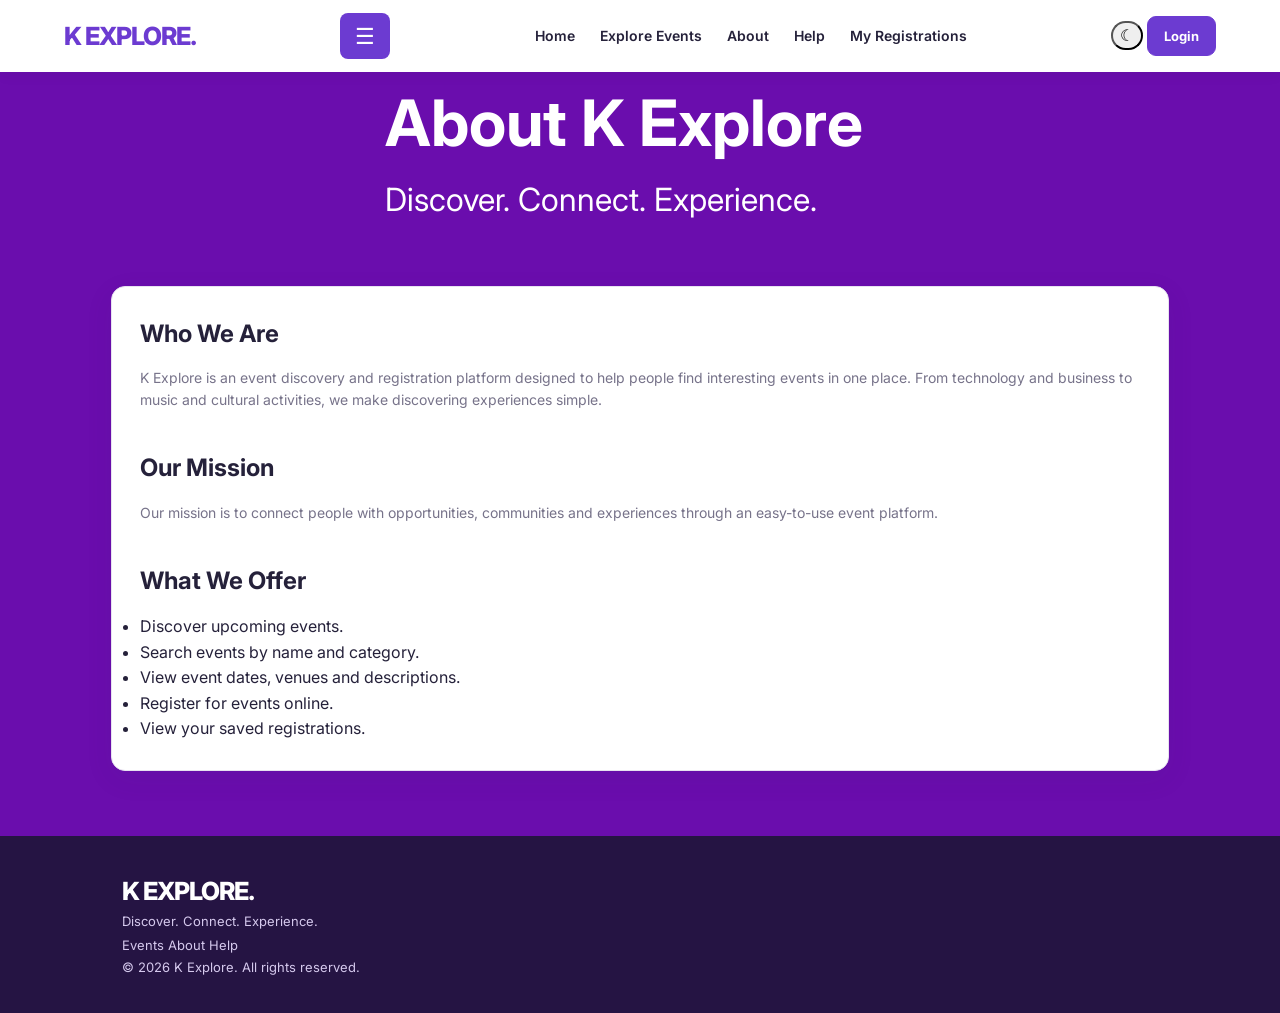
<file: HTML/About.html>
<!DOCTYPE html>
<html lang="en">
<head>
    <meta charset="UTF-8">
    <meta name="viewport" content="width=device-width, initial-scale=1.0">
    <title>About Us | K Explore</title>
    <link rel="stylesheet" href="../CSS/style.css">
    <script src="../JAVASCRIPT/index.js" defer></script>
</head>
<body>

    <header class="site-header">
        <nav class="navbar container">
            <a href="./index.html" class="logo">K EXPLORE.</a>
            <button class="menu-toggle" id="menuToggle">☰</button>

            <ul class="nav-links" id="navLinks">
                <a href="./index.html">Home</a>
                <a href="./Events.html">Explore Events</a>
                <a href="./About.html">About</a>
                <a href="./help.html">Help</a>
                <a href="./my-registrations.html">My Registrations</a>
            </ul>

            <div class="nav-actions">
                <button class="theme-toggle" id="themeToggle">☾</button>
                <a href="./Login.html" class="btn btn-small">Login</a>
            </div>
        </nav>
    </header>

    <main>
        <section class="page-banner">
            <div class="container">
                <h1 id="pro1">About K Explore</h1>
                <p id="pro2">Discover. Connect. Experience.</p>
            </div>
        </section>

        <section class="section">
            <div class="container">
                <div class="content-card">
                    <h2>Who We Are</h2>
                    <p class="muted">
                        K Explore is an event discovery and registration platform
                        designed to help people find interesting events in one place.
                        From technology and business to music and cultural activities,
                        we make discovering experiences simple.
                    </p>

                    <br>

                    <h2>Our Mission</h2>
                    <p class="muted">
                        Our mission is to connect people with opportunities,
                        communities and experiences through an easy-to-use event platform.
                    </p>

                    <br>

                    <h2>What We Offer</h2>
                    <ul>
                        <li>Discover upcoming events.</li>
                        <li>Search events by name and category.</li>
                        <li>View event dates, venues and descriptions.</li>
                        <li>Register for events online.</li>
                        <li>View your saved registrations.</li>
                    </ul>
                </div>
            </div>
        </section>
    </main>

    <footer class="footer">
        <div class="container footer-inner">
            <div>
                <a href="./index.html" class="logo" style="color:white">K EXPLORE.</a>
                <p>Discover. Connect. Experience.</p>
            </div>
            <div class="footer-links">
                <a href="./Events.html">Events</a>
                <a href="./About.html">About</a>
                <a href="./help.html">Help</a>
            </div>
            <p>© 2026 K Explore. All rights reserved.</p>
        </div>
    </footer>

</body>
</html>
</file>
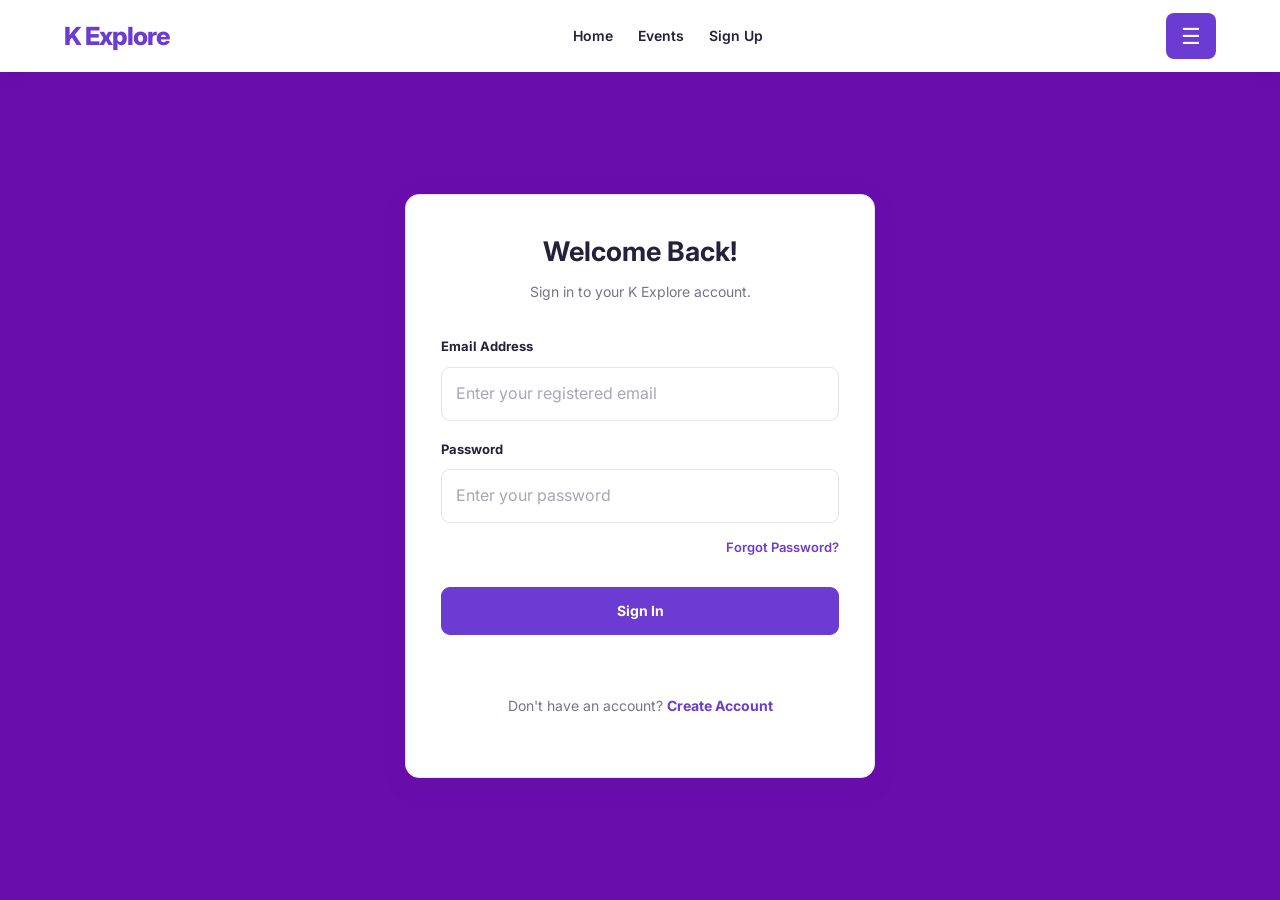
<file: HTML/event-register.html>
<!DOCTYPE html>
<html lang="en">
<head>
    <meta charset="UTF-8">
    <meta name="viewport" content="width=device-width, initial-scale=1.0">
    <title>Event Registration | K Explore</title>
    <link rel="stylesheet" href="../CSS/style.css">
</head>
<body>

<nav class="navbar">
    <a href="index.html" class="logo">K Explore</a>

    <div class="nav-links" id="navLinks">
        <a href="index.html">Home</a>
        <a href="Events.html">Events</a>
        <a href="my-registrations.html">My Registrations</a>
        <a href="Login.html">Sign In</a>
        <button id="logoutButton">Logout</button>
    </div>

    <button id="menuToggle">☰</button>
</nav>

<main class="auth-container">
    <div class="form-card">
        <h1>Event Registration</h1>
        <p>Complete your details to participate in an event.</p>

        <form id="registrationForm">
            <label for="registrationName">Full Name</label>
            <input
                type="text"
                id="registrationName"
                placeholder="Your registered name"
                required
                readonly
            >

            <label for="registrationEmail">Email Address</label>
            <input
                type="email"
                id="registrationEmail"
                placeholder="Your registered email"
                required
                readonly
            >

            <label for="registrationPhone">Phone Number</label>
            <input
                type="tel"
                id="registrationPhone"
                placeholder="Enter your 10-digit phone number"
                pattern="[0-9]{10}"
                maxlength="10"
                required
            >

            <label for="eventSelect">Select Event</label>
            <select id="eventSelect" required>
                <option value="">Select an event</option>
            </select>

            <button type="submit" class="btn">
                Register Now
            </button>

            <p id="formMessage"></p>
        </form>
    </div>
</main>

<script src="../JAVASCRIPT/index.js"></script>
</body>
</html>
</file>
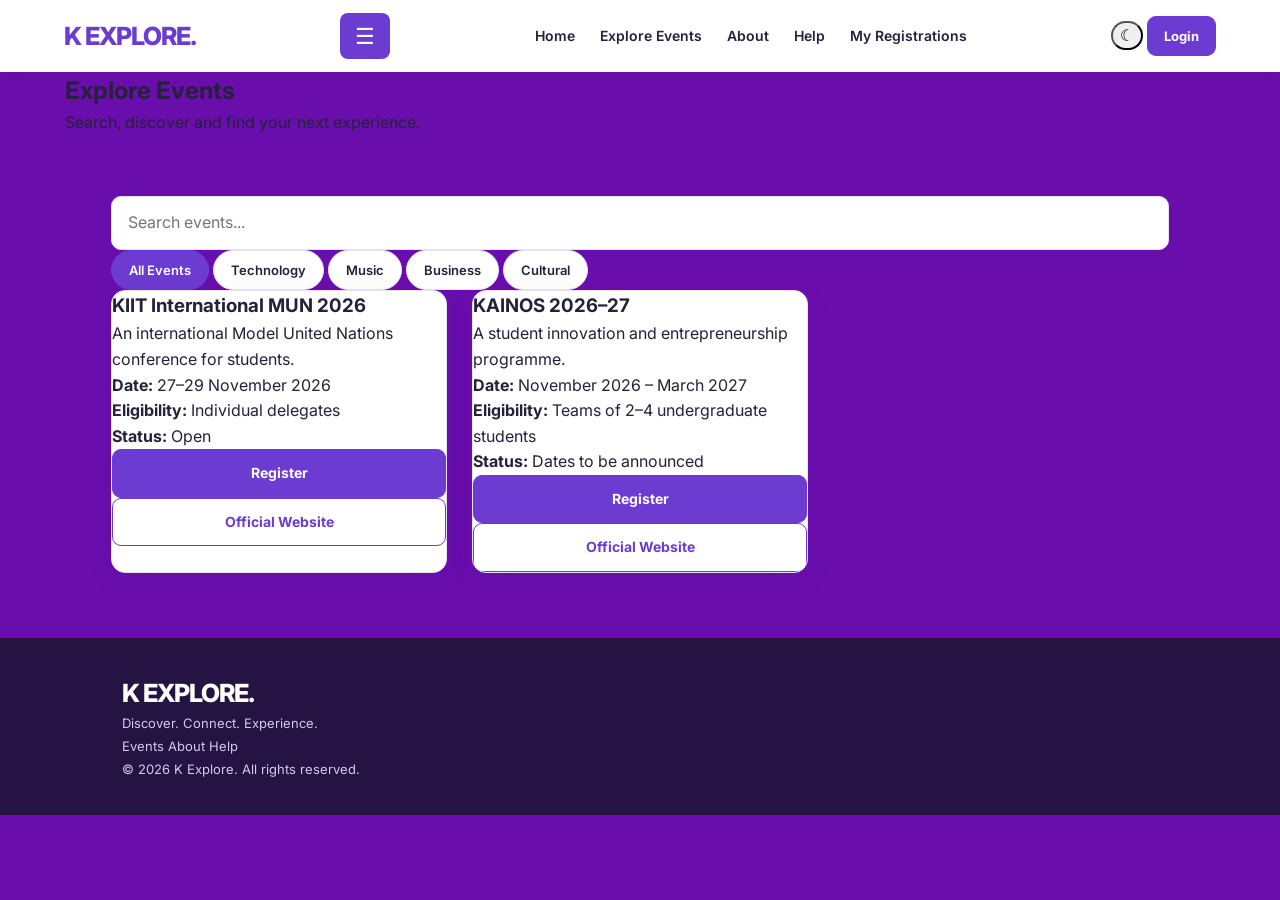
<file: HTML/Events.html>
<!DOCTYPE html>
<html lang="en">
<head>
    <meta charset="UTF-8">
    <meta name="viewport" content="width=device-width, initial-scale=1.0">
    <title>Explore Events | K Explore</title>
    <link rel="stylesheet" href="../CSS/style.css">
    <script src="../JAVASCRIPT/index.js" defer></script>
</head>
<body>

    <header class="site-header">
        <nav class="navbar container">
            <a href="./index.html" class="logo">K EXPLORE.</a>

            <button class="menu-toggle" id="menuToggle">☰</button>

            <ul class="nav-links" id="navLinks">
                <a href="./index.html">Home</a>
                <a href="./Events.html">Explore Events</a>
                <a href="./About.html">About</a>
                <a href="./help.html">Help</a>
                <a href="./my-registrations.html">My Registrations</a>
            </ul>

            <div class="nav-actions">
                <button class="theme-toggle" id="themeToggle">☾</button>
                <a href="./Login.html" class="btn btn-small">Login</a>
            </div>
        </nav>
    </header>

    <main>
        <section class="page-banner">
            <div class="container">
                <h1>Explore Events</h1>
                <p>Search, discover and find your next experience.</p>
            </div>
        </section>

        <section class="section">
            <div class="container">

                <div id="eventListing">
                    <div class="search-row">
                        <input
                            class="search-input"
                            id="searchInput"
                            type="search"
                            placeholder="Search events..."
                        >
                    </div>

                    <div class="filters">
                        <button class="filter-btn active" data-category="All">All Events</button>
                        <button class="filter-btn" data-category="Technology">Technology</button>
                        <button class="filter-btn" data-category="Music">Music</button>
                        <button class="filter-btn" data-category="Business">Business</button>
                        <button class="filter-btn" data-category="Cultural">Cultural</button>
                    </div>

                    <div class="event-grid" id="eventContainer"></div>
                </div>

                <div id="eventDetail" hidden></div>

            </div>
        </section>
    </main>

    <footer class="footer">
        <div class="container footer-inner">
            <div>
                <a href="./index.html" class="logo" style="color:white">K EXPLORE.</a>
                <p>Discover. Connect. Experience.</p>
            </div>

            <div class="footer-links">
                <a href="./Events.html">Events</a>
                <a href="./About.html">About</a>
                <a href="./help.html">Help</a>
            </div>

            <p>© 2026 K Explore. All rights reserved.</p>
        </div>
    </footer>

</body>
</html>
</file>
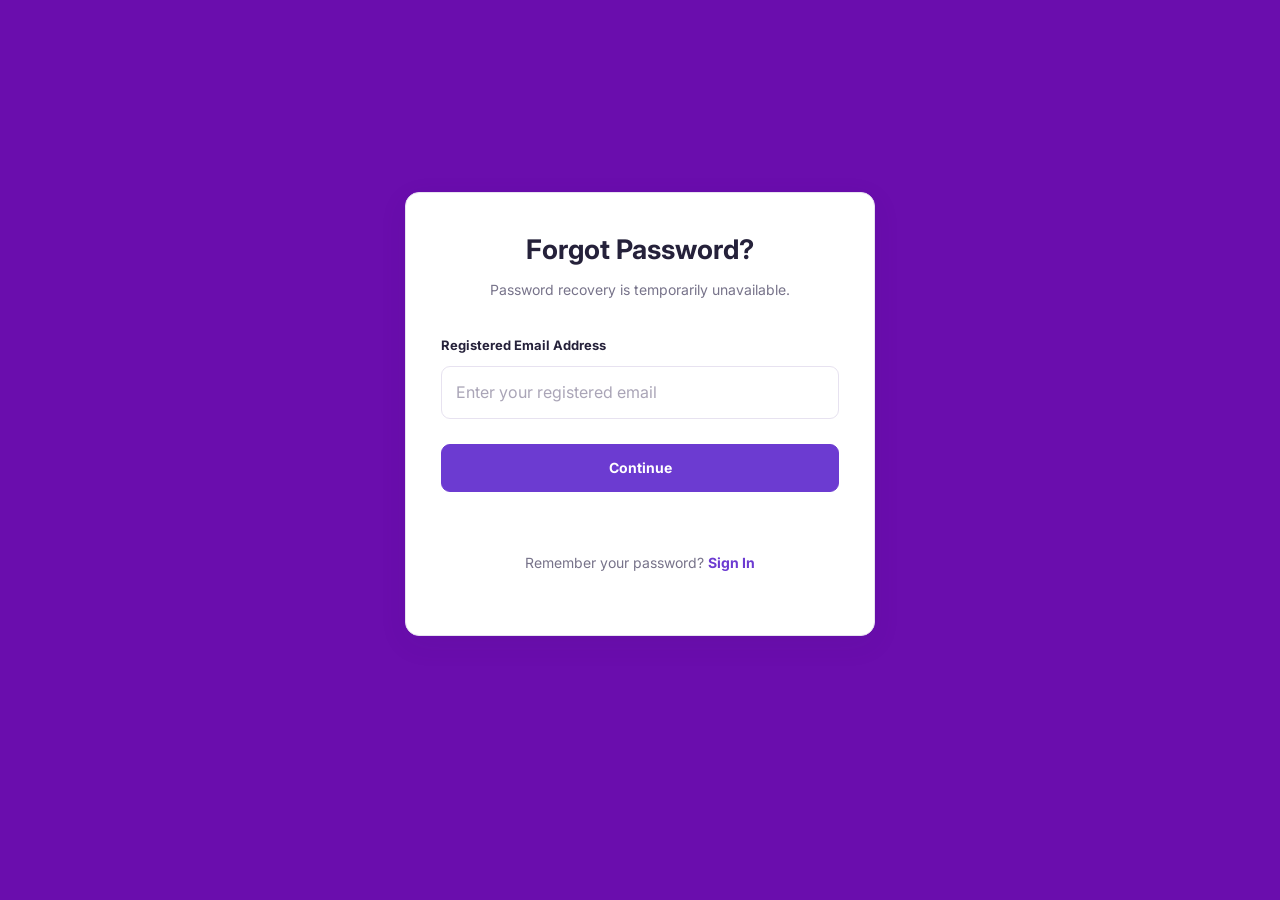
<file: HTML/forgot-password.html>
<!DOCTYPE html>
<html lang="en">
<head>
    <meta charset="UTF-8">
    <meta name="viewport" content="width=device-width, initial-scale=1.0">
    <title>Forgot Password | K Explore</title>
    <link rel="stylesheet" href="../CSS/style.css">
</head>
<body>

<main class="auth-container">
    <div class="form-card">
        <h1>Forgot Password?</h1>
        <p>Password recovery is temporarily unavailable.</p>

        <form id="forgotPasswordForm">
            <label for="forgotEmail">Registered Email Address</label>
            <input
                type="email"
                id="forgotEmail"
                placeholder="Enter your registered email"
                required
            >

            <button type="submit" class="btn">
                Continue
            </button>

            <p id="forgotMessage"></p>
        </form>

        <p class="auth-switch">
            Remember your password?
            <a href="Login.html">Sign In</a>
        </p>
    </div>
</main>

<script src="../JAVASCRIPT/index.js"></script>
</body>
</html>
</file>
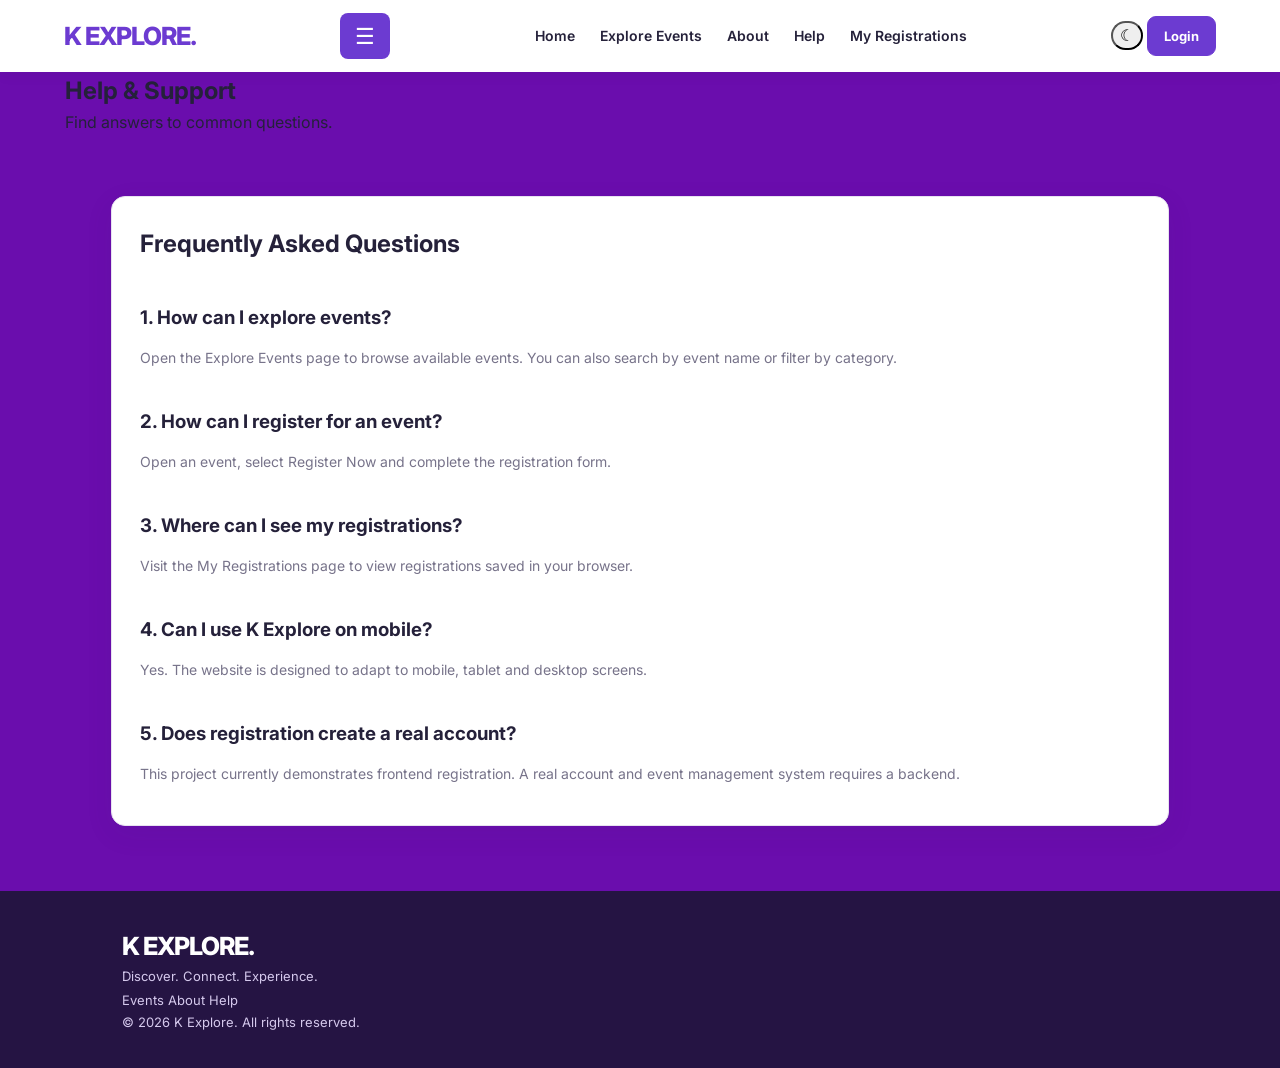
<file: HTML/help.html>
<!doctype html>
<html lang="en">
  <head>
    <meta charset="UTF-8" />
    <meta name="viewport" content="width=device-width, initial-scale=1.0" />
    <title>Help | K Explore</title>
    <link rel="stylesheet" href="../CSS/style.css" />
    <script src="../JAVASCRIPT/index.js" defer></script>
  </head>
  <body>
    <header class="site-header">
      <nav class="navbar container">
        <a href="./index.html" class="logo">K EXPLORE.</a>
        <button class="menu-toggle" id="menuToggle">☰</button>

        <ul class="nav-links" id="navLinks">
          <a href="./index.html">Home</a>
          <a href="./Events.html">Explore Events</a>
          <a href="./About.html">About</a>
          <a href="./help.html">Help</a>
          <a href="./my-registrations.html">My Registrations</a>
        </ul>

        <div class="nav-actions">
          <button class="theme-toggle" id="themeToggle">☾</button>
          <a href="./Login.html" class="btn btn-small">Login</a>
        </div>
      </nav>
    </header>

    <main>
      <section class="page-banner">
        <div class="container">
          <h1>Help & Support</h1>
          <p>Find answers to common questions.</p>
        </div>
      </section>

      <section class="section">
        <div class="container">
          <div class="content-card">
            <h2>Frequently Asked Questions</h2>

            <br />
            <h3>1. How can I explore events?</h3>
            <p class="muted">
              Open the Explore Events page to browse available events. You can
              also search by event name or filter by category.
            </p>

            <br />
            <h3>2. How can I register for an event?</h3>
            <p class="muted">
              Open an event, select Register Now and complete the registration
              form.
            </p>

            <br />
            <h3>3. Where can I see my registrations?</h3>
            <p class="muted">
              Visit the My Registrations page to view registrations saved in
              your browser.
            </p>

            <br />
            <h3>4. Can I use K Explore on mobile?</h3>
            <p class="muted">
              Yes. The website is designed to adapt to mobile, tablet and
              desktop screens.
            </p>

            <br />
            <h3>5. Does registration create a real account?</h3>
            <p class="muted">
              This project currently demonstrates frontend registration. A real
              account and event management system requires a backend.
            </p>
          </div>
        </div>
      </section>
    </main>

    <footer class="footer">
      <div class="container footer-inner">
        <div>
          <a href="./index.html" class="logo" style="color: white"
            >K EXPLORE.</a
          >
          <p>Discover. Connect. Experience.</p>
        </div>
        <div class="footer-links">
          <a href="./Events.html">Events</a>
          <a href="./About.html">About</a>
          <a href="./help.html">Help</a>
        </div>
        <p>© 2026 K Explore. All rights reserved.</p>
      </div>
    </footer>
  </body>
</html>
</file>
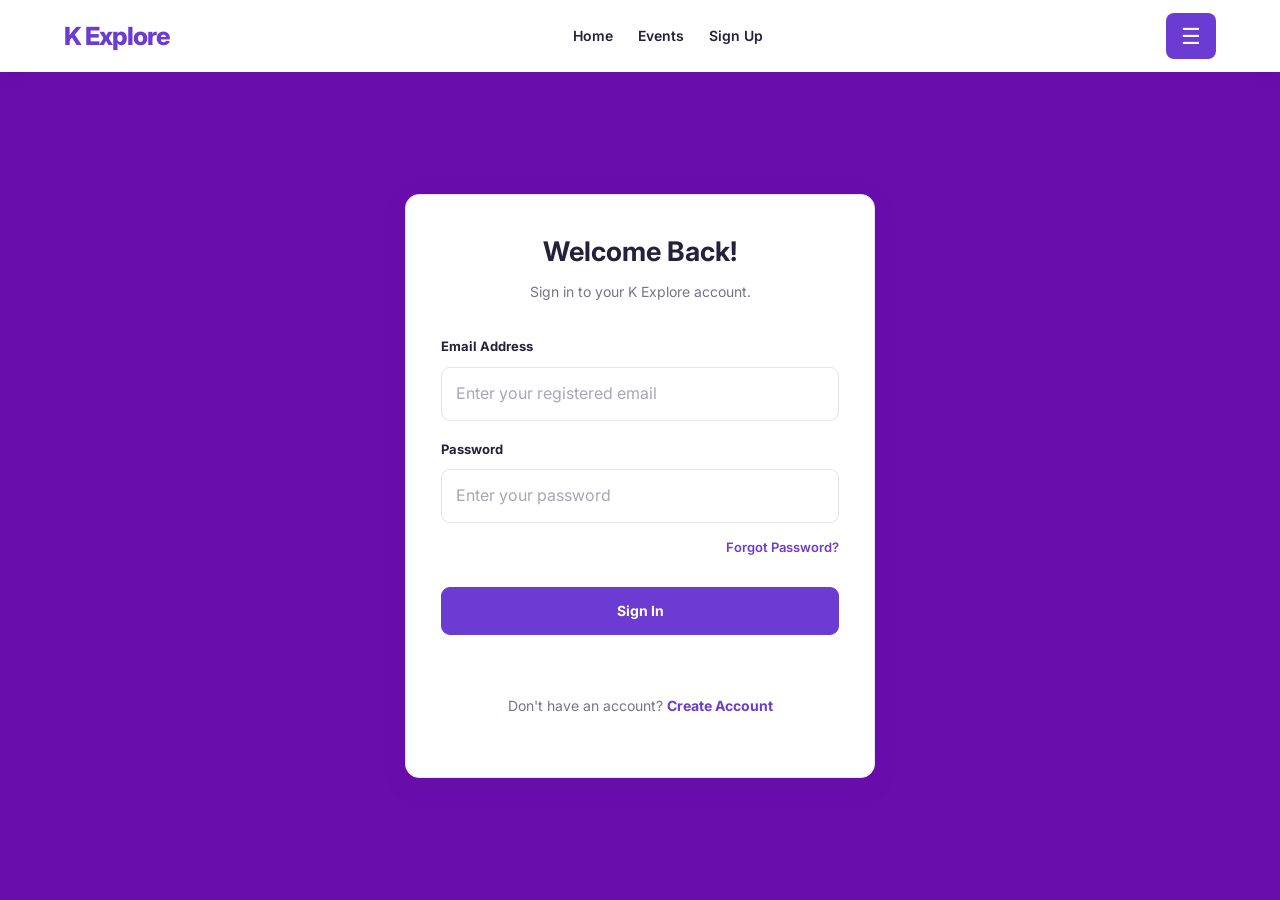
<file: HTML/Login.html>
<!doctype html>
<html lang="en">
  <head>
    <meta charset="UTF-8" />
    <meta name="viewport" content="width=device-width, initial-scale=1.0" />
    <title>Sign In | K Explore</title>
    <link rel="stylesheet" href="../CSS/style.css" />
  </head>
  <body>
    <nav class="navbar">
      <a href="index.html" class="logo">K Explore</a>

      <div class="nav-links" id="navLinks">
        <a href="index.html">Home</a>
        <a href="Events.html">Events</a>
        <a href="signup.html">Sign Up</a>
      </div>

      <button class="menu-toggle" id="menuToggle" type="button">☰</button>
    </nav>

    <main class="auth-container">
      <div class="form-card">
        <h1>Welcome Back!</h1>
        <p>Sign in to your K Explore account.</p>

        <form id="loginForm">
          <label for="loginEmail">Email Address</label>
          <input
            type="email"
            id="loginEmail"
            placeholder="Enter your registered email"
            required
          />

          <label for="loginPassword">Password</label>
          <input
            type="password"
            id="loginPassword"
            placeholder="Enter your password"
            required
          />

          <div class="form-options">
            <a href="forgot-password.html">Forgot Password?</a>
          </div>

          <button type="submit" class="btn">Sign In</button>

          <p id="loginMessage"></p>
        </form>

        <p class="auth-switch">
          Don't have an account?
          <a href="signup.html">Create Account</a>
        </p>
      </div>
    </main>

    <script src="../JAVASCRIPT/index.js"></script>
  </body>
</html>
</file>
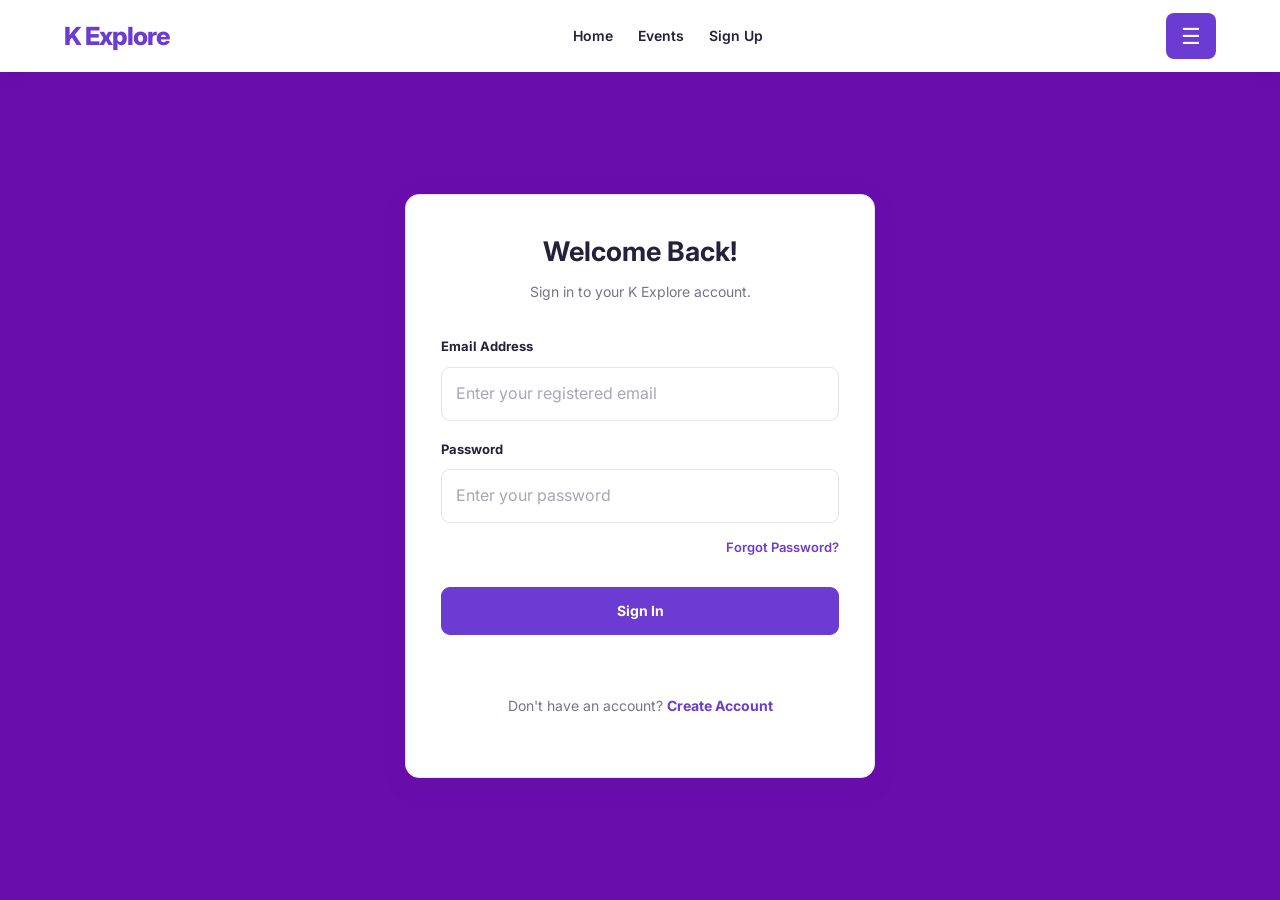
<file: HTML/my-registrations.html>
<!DOCTYPE html>
<html lang="en">
<head>
    <meta charset="UTF-8">
    <meta name="viewport" content="width=device-width, initial-scale=1.0">
    <title>My Registrations | K Explore</title>
    <link rel="stylesheet" href="../CSS/style.css">
    <script src="../JAVASCRIPT/index.js" defer></script>
</head>
<body>

    <nav class="navbar">
        <a href="index.html" class="logo">K EXPLORE.</a>

        <div class="nav-links" id="navLinks">
            <a href="index.html">Home</a>
            <a href="Events.html">Explore Events</a>
            <a href="About.html">About</a>
            <a href="help.html">Help</a>
            <a href="my-registrations.html">My Registrations</a>
        </div>

        <button class="menu-toggle" id="menuToggle" type="button">☰</button>

        <button id="themeToggle" type="button">☾</button>

        <button id="logoutButton" type="button">Logout</button>
    </nav>

    <section class="page-banner">
        <div class="container">
            <h1>My Registrations</h1>
            <p>Manage and view your registered events.</p>
        </div>
    </section>

    <main class="registrations-section">
        <div class="container">

            <div class="section-heading">
                <h2>My Event Registrations</h2>
                <p id="userDisplay"></p>
            </div>

            <div id="myRegistrations" class="registrations-container">
            </div>

        </div>
    </main>

    <footer class="footer">
        <div class="container">
            <p>© 2026 K Explore. All Rights Reserved.</p>
        </div>
    </footer>

</body>
</html>
</file>
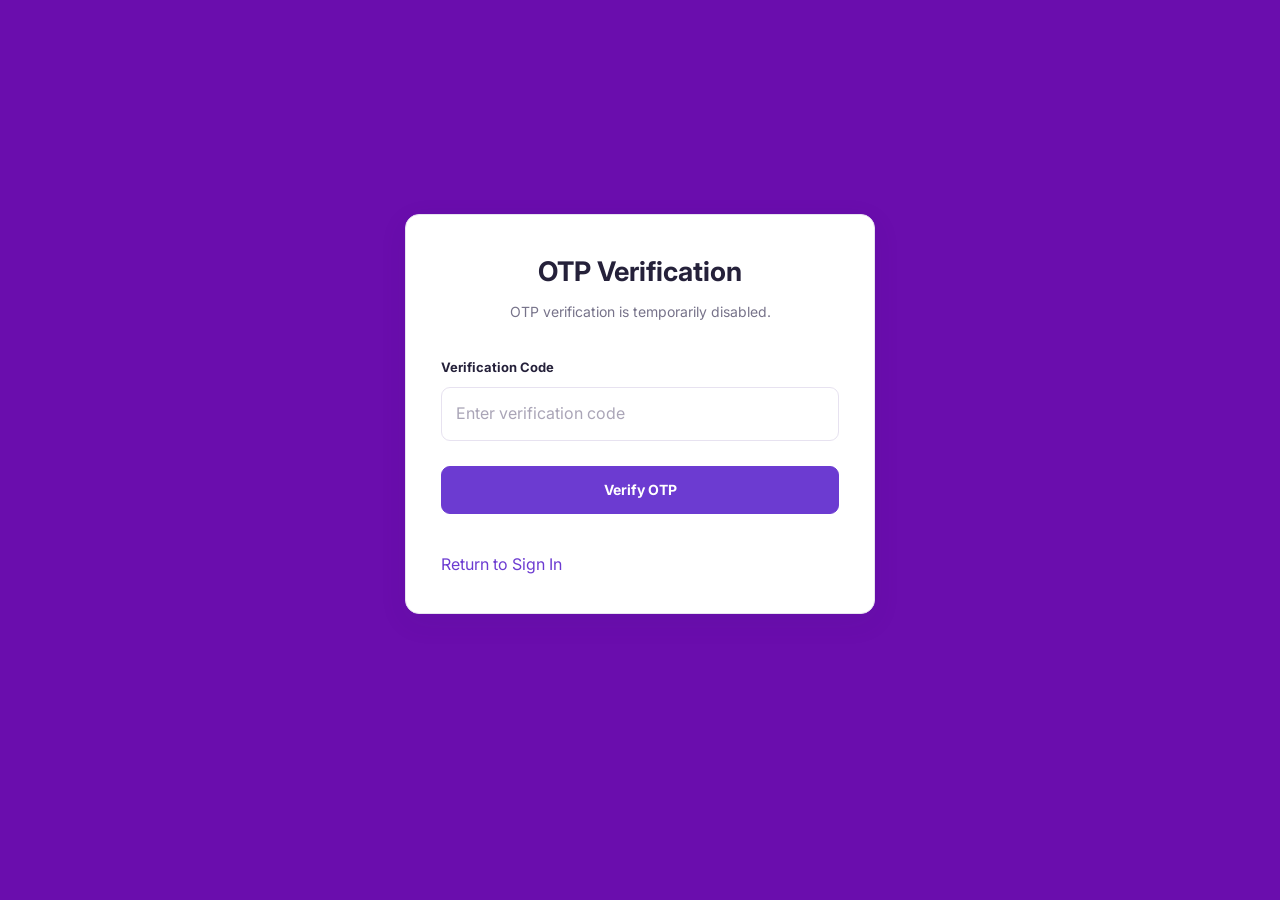
<file: HTML/otp.html>
<!doctype html>
<html lang="en">
  <head>
    <meta charset="UTF-8" />
    <meta name="viewport" content="width=device-width, initial-scale=1.0" />
    <title>OTP Verification | K Explore</title>
    <link rel="stylesheet" href="../CSS/style.css" />
  </head>
  <body>
    <main class="auth-container">
      <div class="form-card">
        <h1>OTP Verification</h1>
        <p>OTP verification is temporarily disabled.</p>

        <form id="otpForm">
          <label for="otp">Verification Code</label>
          <input
            type="text"
            id="otp"
            placeholder="Enter verification code"
            maxlength="6"
            inputmode="numeric"
          />

          <button type="submit" class="btn">Verify OTP</button>

          <p id="otpMessage"></p>
        </form>

        <a href="Login.html">Return to Sign In</a>
      </div>
    </main>

    <script src="../JAVASCRIPT/index.js"></script>
  </body>
</html>
</file>
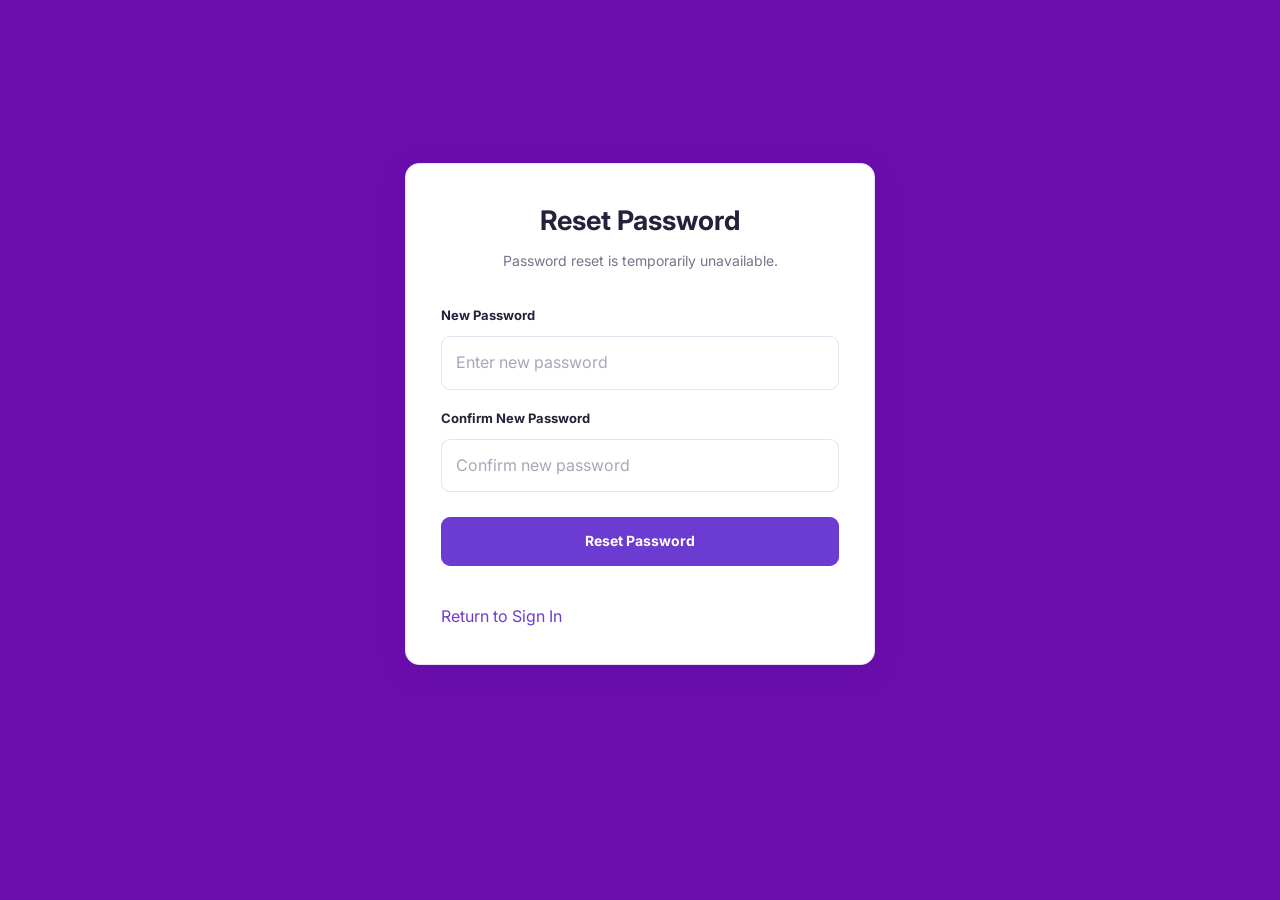
<file: HTML/reset-password.html>
<!doctype html>
<html lang="en">
  <head>
    <meta charset="UTF-8" />
    <meta name="viewport" content="width=device-width, initial-scale=1.0" />
    <title>Reset Password | K Explore</title>
    <link rel="stylesheet" href="../CSS/style.css" />
  </head>
  <body>
    <main class="auth-container">
      <div class="form-card">
        <h1>Reset Password</h1>
        <p>Password reset is temporarily unavailable.</p>

        <form id="resetPasswordForm">
          <label for="newPassword">New Password</label>
          <input
            type="password"
            id="newPassword"
            placeholder="Enter new password"
            minlength="6"
          />

          <label for="confirmNewPassword">Confirm New Password</label>
          <input
            type="password"
            id="confirmNewPassword"
            placeholder="Confirm new password"
            minlength="6"
          />

          <button type="submit" class="btn">Reset Password</button>

          <p id="resetMessage"></p>
        </form>

        <a href="Login.html">Return to Sign In</a>
      </div>
    </main>

    <script src="../JAVASCRIPT/index.js"></script>
  </body>
</html>
</file>
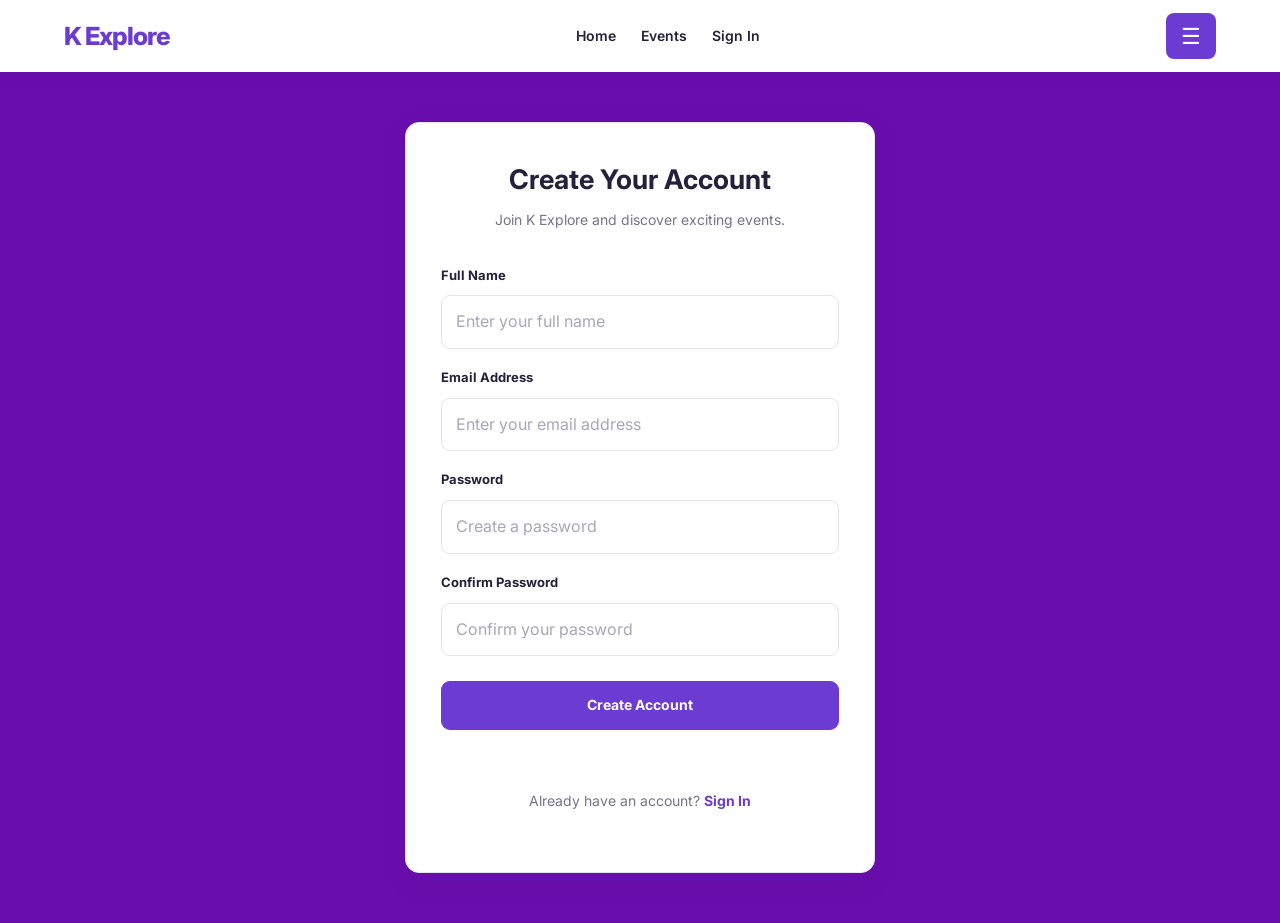
<file: HTML/signup.html>
<!DOCTYPE html>
<html lang="en">
<head>
    <meta charset="UTF-8">
    <meta name="viewport" content="width=device-width, initial-scale=1.0">
    <title>Sign Up | K Explore</title>
    <link rel="stylesheet" href="../CSS/style.css">
</head>
<body>

<nav class="navbar">
    <a href="index.html" class="logo">K Explore</a>

    <div class="nav-links" id="navLinks">
        <a href="index.html">Home</a>
        <a href="Events.html">Events</a>
        <a href="Login.html">Sign In</a>
    </div>

    <button id="menuToggle">☰</button>
</nav>

<main class="auth-container">
    <div class="form-card">
        <h1>Create Your Account</h1>
        <p>Join K Explore and discover exciting events.</p>

        <form id="signupForm">
            <label for="signupName">Full Name</label>
            <input
                type="text"
                id="signupName"
                placeholder="Enter your full name"
                required
            >

            <label for="signupEmail">Email Address</label>
            <input
                type="email"
                id="signupEmail"
                placeholder="Enter your email address"
                required
            >

            <label for="signupPassword">Password</label>
            <input
                type="password"
                id="signupPassword"
                placeholder="Create a password"
                minlength="6"
                required
            >

            <label for="confirmPassword">Confirm Password</label>
            <input
                type="password"
                id="confirmPassword"
                placeholder="Confirm your password"
                minlength="6"
                required
            >

            <button type="submit" class="btn">
                Create Account
            </button>

            <p id="signupMessage"></p>
        </form>

        <p class="auth-switch">
            Already have an account?
            <a href="Login.html">Sign In</a>
        </p>
    </div>
</main>

<script src="../JAVASCRIPT/index.js"></script>
</body>
</html>
</file>
<file: CSS/style.css>
@import url('https://fonts.googleapis.com/css2?family=Inter:wght@400;500;600;700;800&display=swap');

:root {
    --primary: #6c3bd1;
    --primary-dark: #5125ad;
    --primary-light: #eee7ff;
    --secondary: #9b72ed;
    --background: #f8f7fc;
    --surface: #ffffff;
    --text: #25213a;
    --muted: #77738a;
    --border: #e7e2f0;
    --success: #16834a;
    --danger: #dc3545;
    --warning: #d18b15;
    --shadow: 0 8px 28px rgba(54, 32, 100, 0.08);
    --radius: 14px;
}

* {
    margin: 0;
    padding: 0;
    box-sizing: border-box;
}

html {
    scroll-behavior: smooth;
    scroll-padding-top: 90px;
}

body {
    font-family: 'Inter', sans-serif;
    background: var(--background);
    color: var(--text);
    line-height: 1.6;
    min-height: 100vh;
    transition: background 0.3s, color 0.3s;
}

a {
    text-decoration: none;
    color: var(--primary);
    transition: 0.2s;
}

a:hover {
    color: var(--primary-dark);
}

button,
input,
select,
textarea {
    font: inherit;
}

button {
    cursor: pointer;
}

img {
    max-width: 100%;
    display: block;
}

.container {
    width: min(1150px, 92%);
    margin: auto;
}

.section {
    width: min(1150px, 92%);
    margin: 60px auto;
}

.section-heading {
    text-align: center;
    margin-bottom: 35px;
}

.section-heading h1,
.section-heading h2 {
    color: var(--text);
    margin-bottom: 10px;
}

.section-heading p {
    color: var(--muted);
}

.navbar {
    width: 100%;
    min-height: 72px;
    padding: 12px 5%;
    display: flex;
    align-items: center;
    justify-content: space-between;
    gap: 20px;
    background: var(--surface);
    box-shadow: 0 2px 15px rgba(0, 0, 0, 0.05);
    position: sticky;
    top: 0;
    z-index: 1000;
}

.logo {
    font-size: 25px;
    font-weight: 800;
    color: var(--primary);
    letter-spacing: -1px;
}

.logo:hover {
    color: var(--primary-dark);
}

.nav-links {
    display: flex;
    align-items: center;
    gap: 25px;
}

.nav-links a {
    color: var(--text);
    font-size: 14px;
    font-weight: 600;
}

.nav-links a:hover,
.nav-links a.active {
    color: var(--primary);
}

.nav-links button {
    border: none;
}

#menuToggle,
.menu-toggle {
    display: block !important;
    visibility: visible !important;
    opacity: 1 !important;
    flex-shrink: 0;
    background: var(--primary);
    color: white;
    border: none;
    padding: 10px 15px;
    border-radius: 8px;
    font-size: 22px;
    line-height: 1.2;
    cursor: pointer;
    z-index: 1001;
}

#menuToggle:hover {
    background: var(--primary-dark);
}

#userDisplay {
    color: var(--primary);
    font-size: 14px;
    font-weight: 700;
}

.btn {
    display: inline-flex;
    align-items: center;
    justify-content: center;
    gap: 8px;
    background: var(--primary);
    color: white;
    border: 1px solid var(--primary);
    border-radius: 9px;
    padding: 12px 22px;
    font-size: 14px;
    font-weight: 700;
    cursor: pointer;
    transition: 0.25s;
    text-align: center;
}

.btn:hover {
    background: var(--primary-dark);
    border-color: var(--primary-dark);
    color: white;
    transform: translateY(-2px);
}

.btn-small {
    padding: 9px 16px;
    font-size: 13px;
}

.btn-outline {
    background: transparent;
    color: var(--primary);
    border: 1px solid var(--primary);
}

.btn-outline:hover {
    background: var(--primary);
    color: white;
}

.btn-secondary {
    background: #eee7ff;
    color: var(--primary);
    border-color: #eee7ff;
}

.btn-secondary:hover {
    background: #ded0ff;
    color: var(--primary-dark);
}

button:disabled,
.btn:disabled {
    opacity: 0.55;
    cursor: not-allowed;
    transform: none;
}

.hero {
    min-height: 480px;
    padding: 80px 8%;
    display: flex;
    align-items: center;
    justify-content: center;
    text-align: center;
    background: linear-gradient(135deg, #eee7ff, #d8c7ff);
}

.hero-content {
    max-width: 780px;
}

.hero h1 {
    font-size: clamp(34px, 5vw, 58px);
    line-height: 1.15;
    color: #34205f;
    margin-bottom: 20px;
}

.hero p {
    font-size: 17px;
    color: #5f527d;
    margin-bottom: 28px;
}

.hero-buttons {
    display: flex;
    justify-content: center;
    flex-wrap: wrap;
    gap: 14px;
}

.search-section {
    width: min(800px, 92%);
    margin: 35px auto;
}

.search-box {
    display: flex;
    gap: 10px;
}

.search-box input,
#searchInput {
    flex: 1;
    width: 100%;
    padding: 13px 16px;
    border: 1px solid var(--border);
    border-radius: 10px;
    background: var(--surface);
    color: var(--text);
    outline: none;
}

input:focus,
select:focus,
textarea:focus {
    border-color: var(--primary);
    box-shadow: 0 0 0 3px rgba(108, 59, 209, 0.12);
}

.category-filters {
    display: flex;
    justify-content: center;
    flex-wrap: wrap;
    gap: 10px;
    margin: 25px 0;
}

.category-filters button,
[data-category] {
    padding: 9px 17px;
    border: 1px solid var(--border);
    border-radius: 30px;
    background: var(--surface);
    color: var(--text);
    font-size: 13px;
    font-weight: 600;
    transition: 0.2s;
}

.category-filters button:hover,
[data-category]:hover,
[data-category].active {
    background: var(--primary);
    border-color: var(--primary);
    color: white;
}

.event-grid {
    display: grid;
    grid-template-columns: repeat(3, minmax(0, 1fr));
    gap: 25px;
    width: 100%;
}

.event-card {
    background: var(--surface);
    border: 1px solid var(--border);
    border-radius: var(--radius);
    overflow: hidden;
    box-shadow: var(--shadow);
    transition: 0.25s;
    display: flex;
    flex-direction: column;
}

.event-card:hover {
    transform: translateY(-6px);
    box-shadow: 0 14px 35px rgba(54, 32, 100, 0.13);
}

.event-card > img {
    width: 100%;
    height: 210px;
    object-fit: cover;
    background: var(--primary-light);
}

.event-info {
    padding: 20px;
    display: flex;
    flex-direction: column;
    align-items: flex-start;
    flex: 1;
    gap: 9px;
}

.event-info h3 {
    font-size: 19px;
    line-height: 1.4;
    color: var(--text);
}

.event-info p {
    color: var(--muted);
    font-size: 13px;
}

.event-info .btn {
    margin-top: auto;
    align-self: flex-start;
}

.event-tag {
    display: inline-block;
    background: var(--primary-light);
    color: var(--primary-dark);
    padding: 6px 12px;
    border-radius: 30px;
    font-size: 11px;
    font-weight: 700;
}

.event-status {
    color: var(--success) !important;
    font-weight: 700;
}

#eventDetail {
    width: min(1150px, 92%);
    margin: 40px auto;
}

.detail-layout {
    display: grid;
    grid-template-columns: minmax(0, 1.7fr) minmax(260px, 0.9fr);
    gap: 25px;
    align-items: start;
}

.detail-image {
    width: 100%;
    max-height: 420px;
    object-fit: cover;
    border-radius: var(--radius);
    background: var(--primary-light);
}

.detail-side {
    position: sticky;
    top: 100px;
}

.detail-side h2 {
    margin-bottom: 18px;
}

.info-list {
    list-style: none;
    margin-bottom: 22px;
}

.info-list li {
    padding: 11px 0;
    border-bottom: 1px solid var(--border);
    font-size: 14px;
}

.detail-side .btn {
    width: 100%;
    margin-bottom: 10px;
}

.muted {
    color: var(--muted);
    font-size: 14px;
}

.content-card,
.form-card {
    background: var(--surface);
    border: 1px solid var(--border);
    border-radius: var(--radius);
    padding: 28px;
    box-shadow: var(--shadow);
}

.content-card h1,
.content-card h2,
.content-card h3 {
    margin-bottom: 14px;
}

.content-card p {
    color: var(--muted);
    margin-bottom: 12px;
}

.auth-container {
    width: 100%;
    min-height: calc(100vh - 72px);
    padding: 50px 20px;
    display: flex;
    align-items: center;
    justify-content: center;
}

.form-card {
    width: 100%;
    max-width: 470px;
    padding: 35px;
}

.form-card h1 {
    text-align: center;
    font-size: 27px;
    margin-bottom: 8px;
    color: var(--text);
}

.form-card > p {
    text-align: center;
    color: var(--muted);
    margin-bottom: 25px;
    font-size: 14px;
}

.form-card form {
    display: flex;
    flex-direction: column;
    gap: 10px;
}

.form-card label {
    color: var(--text);
    font-size: 13px;
    font-weight: 700;
    margin-top: 8px;
}

.form-card input,
.form-card select,
.form-card textarea {
    width: 100%;
    padding: 13px 14px;
    border: 1px solid var(--border);
    border-radius: 9px;
    background: var(--surface);
    color: var(--text);
    outline: none;
    transition: 0.2s;
}

.form-card input::placeholder,
.form-card textarea::placeholder {
    color: #aaa5b7;
}

.form-card input:read-only {
    background: var(--background);
    cursor: not-allowed;
}

.form-card form .btn {
    width: 100%;
    margin-top: 15px;
}

.form-card form > p {
    text-align: center;
    font-size: 13px;
    margin-top: 8px;
}

#signupMessage,
#loginMessage,
#formMessage,
#forgotMessage,
#otpMessage,
#resetMessage {
    min-height: 20px;
    font-weight: 600;
}

.auth-switch {
    margin-top: 22px;
    text-align: center;
    font-size: 14px;
    color: var(--muted);
}

.auth-switch a {
    font-weight: 700;
}

.form-options {
    display: flex;
    justify-content: flex-end;
    margin: 4px 0;
    font-size: 13px;
}

.form-options a {
    font-weight: 600;
}

.registration-card {
    padding: 25px;
}

.registration-card h3 {
    color: var(--primary);
}

.registration-card p {
    margin-bottom: 8px;
    font-size: 14px;
}

.empty-state {
    grid-column: 1 / -1;
    width: 100%;
    padding: 45px 20px;
    text-align: center;
    background: var(--surface);
    border: 1px dashed var(--border);
    border-radius: var(--radius);
}

.empty-state h3 {
    color: var(--text);
    margin-bottom: 10px;
}

.empty-state p {
    color: var(--muted);
    margin-bottom: 15px;
}

.about-section,
.help-section {
    width: min(950px, 92%);
    margin: 55px auto;
}

.about-section h1,
.help-section h1 {
    margin-bottom: 18px;
}

.about-section p,
.help-section p {
    color: var(--muted);
    margin-bottom: 18px;
}

.feature-grid {
    display: grid;
    grid-template-columns: repeat(3, 1fr);
    gap: 20px;
    margin-top: 30px;
}

.feature-card {
    background: var(--surface);
    border: 1px solid var(--border);
    border-radius: var(--radius);
    padding: 25px;
    box-shadow: var(--shadow);
}

.feature-card h3 {
    color: var(--primary);
    margin-bottom: 10px;
}

.faq-item {
    background: var(--surface);
    border: 1px solid var(--border);
    border-radius: 10px;
    padding: 20px;
    margin-bottom: 15px;
}

.faq-item h3 {
    margin-bottom: 8px;
}

.faq-item p {
    color: var(--muted);
}

table {
    width: 100%;
    border-collapse: collapse;
    background: var(--surface);
    border-radius: 10px;
    overflow: hidden;
}

th,
td {
    padding: 14px;
    border-bottom: 1px solid var(--border);
    text-align: left;
    font-size: 14px;
}

th {
    background: var(--primary-light);
    color: var(--primary-dark);
}

footer {
    background: #251443;
    color: white;
    padding: 35px 6%;
    margin-top: 65px;
}

.footer-container {
    width: min(1150px, 100%);
    margin: auto;
    display: grid;
    grid-template-columns: repeat(3, 1fr);
    gap: 30px;
}

footer h3 {
    margin-bottom: 12px;
}

footer p,
footer a {
    color: #d5c9ed;
    font-size: 13px;
}

footer a:hover {
    color: white;
}

.footer-bottom {
    text-align: center;
    border-top: 1px solid rgba(255, 255, 255, 0.15);
    margin-top: 25px;
    padding-top: 18px;
    font-size: 12px;
    color: #c5b6e3;
}

.text-center {
    text-align: center;
}

.mt-1 {
    margin-top: 10px;
}

.mt-2 {
    margin-top: 20px;
}

.mt-3 {
    margin-top: 30px;
}

.mb-1 {
    margin-bottom: 10px;
}

.mb-2 {
    margin-bottom: 20px;
}

.hidden {
    display: none !important;
}

hr {
    border: none;
    border-top: 1px solid var(--border);
    margin: 20px 0;
}

body.dark-mode {
    --background: #15121e;
    --surface: #211c2d;
    --text: #f3efff;
    --muted: #b4abc8;
    --border: #3a314c;
    --primary-light: #39275c;
    --primary: #a786f4;
    --primary-dark: #c2aaff;
    --secondary: #b69af8;
    --shadow: 0 8px 28px rgba(0, 0, 0, 0.2);
}

body.dark-mode .hero {
    background: linear-gradient(135deg, #30204d, #241934);
}

body.dark-mode .hero h1 {
    color: #f2eaff;
}

body.dark-mode .hero p {
    color: #d1c3e8;
}

body.dark-mode .nav-links a {
    color: var(--text);
}

body.dark-mode .nav-links a:hover {
    color: var(--primary);
}

body.dark-mode .event-tag {
    color: #e0d2ff;
}

body.dark-mode th {
    background: #39275c;
    color: #eee4ff;
}

body.dark-mode .form-card input:read-only {
    background: #30283e;
}

body.dark-mode .btn-outline {
    color: var(--primary);
    border-color: var(--primary);
}

body.dark-mode .btn-outline:hover {
    color: #211c2d;
    background: var(--primary);
}

body.dark-mode .category-filters button,
body.dark-mode [data-category] {
    background: var(--surface);
    color: var(--text);
    border-color: var(--border);
}

body.dark-mode .category-filters button.active,
body.dark-mode [data-category].active {
    background: var(--primary);
    color: #211c2d;
}

body.dark-mode .form-card input,
body.dark-mode .form-card select,
body.dark-mode .form-card textarea {
    color: var(--text);
}

@media (max-width: 950px) {
    .event-grid {
        grid-template-columns: repeat(2, minmax(0, 1fr));
    }

    .feature-grid {
        grid-template-columns: repeat(2, 1fr);
    }

    .detail-layout {
        grid-template-columns: 1fr;
    }

    .detail-side {
        position: static;
    }
}

@media (max-width: 650px) {
    .navbar {
        min-height: 65px;
        padding: 12px 5%;
        flex-wrap: wrap;
    }

    .logo {
        font-size: 22px;
    }

    .nav-links {
        display: none;
        flex-direction: column;
        align-items: stretch;
        width: 100%;
        gap: 0;
        padding: 8px 0;
        order: 3;
    }

    .nav-links.active {
        display: flex;
    }

    .nav-links a,
    .nav-links button {
        width: 100%;
        padding: 12px;
        text-align: left;
    }

    .hero {
        min-height: 390px;
        padding: 55px 6%;
    }

    .hero h1 {
        font-size: 35px;
    }

    .hero p {
        font-size: 14px;
    }

    .section {
        margin: 40px auto;
    }

    .event-grid {
        grid-template-columns: 1fr;
        gap: 20px;
    }

    .event-card > img {
        height: 220px;
    }

    .feature-grid {
        grid-template-columns: 1fr;
    }

    .auth-container {
        padding: 35px 15px;
    }

    .form-card {
        padding: 25px 20px;
    }

    .form-card h1 {
        font-size: 24px;
    }

    .search-box {
        flex-direction: column;
    }

    .category-filters {
        justify-content: flex-start;
    }

    .detail-layout {
        gap: 18px;
    }

    .content-card {
        padding: 20px;
    }

    .footer-container {
        grid-template-columns: 1fr;
        gap: 22px;
    }

    table {
        display: block;
        overflow-x: auto;
        white-space: nowrap;
    }
}

@media (max-width: 380px) {
    .hero h1 {
        font-size: 29px;
    }

    .form-card {
        padding: 20px 15px;
    }

    .btn {
        padding: 11px 15px;
        font-size: 13px;
    }

    .event-info {
        padding: 16px;
    }
}


body {
    background: #6a0dad;
}

.page-banner {
    background: #6a0dad !important;
}

main,
.about-section {
    background: #6a0dad !important;
}

.about-section .container {
    background: transparent;
}

#pro1{
    color:white;
    font-size: 4rem;
    padding-left: 20rem;
}

#pro2{
    color:white;
    font-size:2rem;
    padding-left: 20rem;
}

#themeToggle{
    border-radius: 2rem;
    width:2rem;
}
</file>
